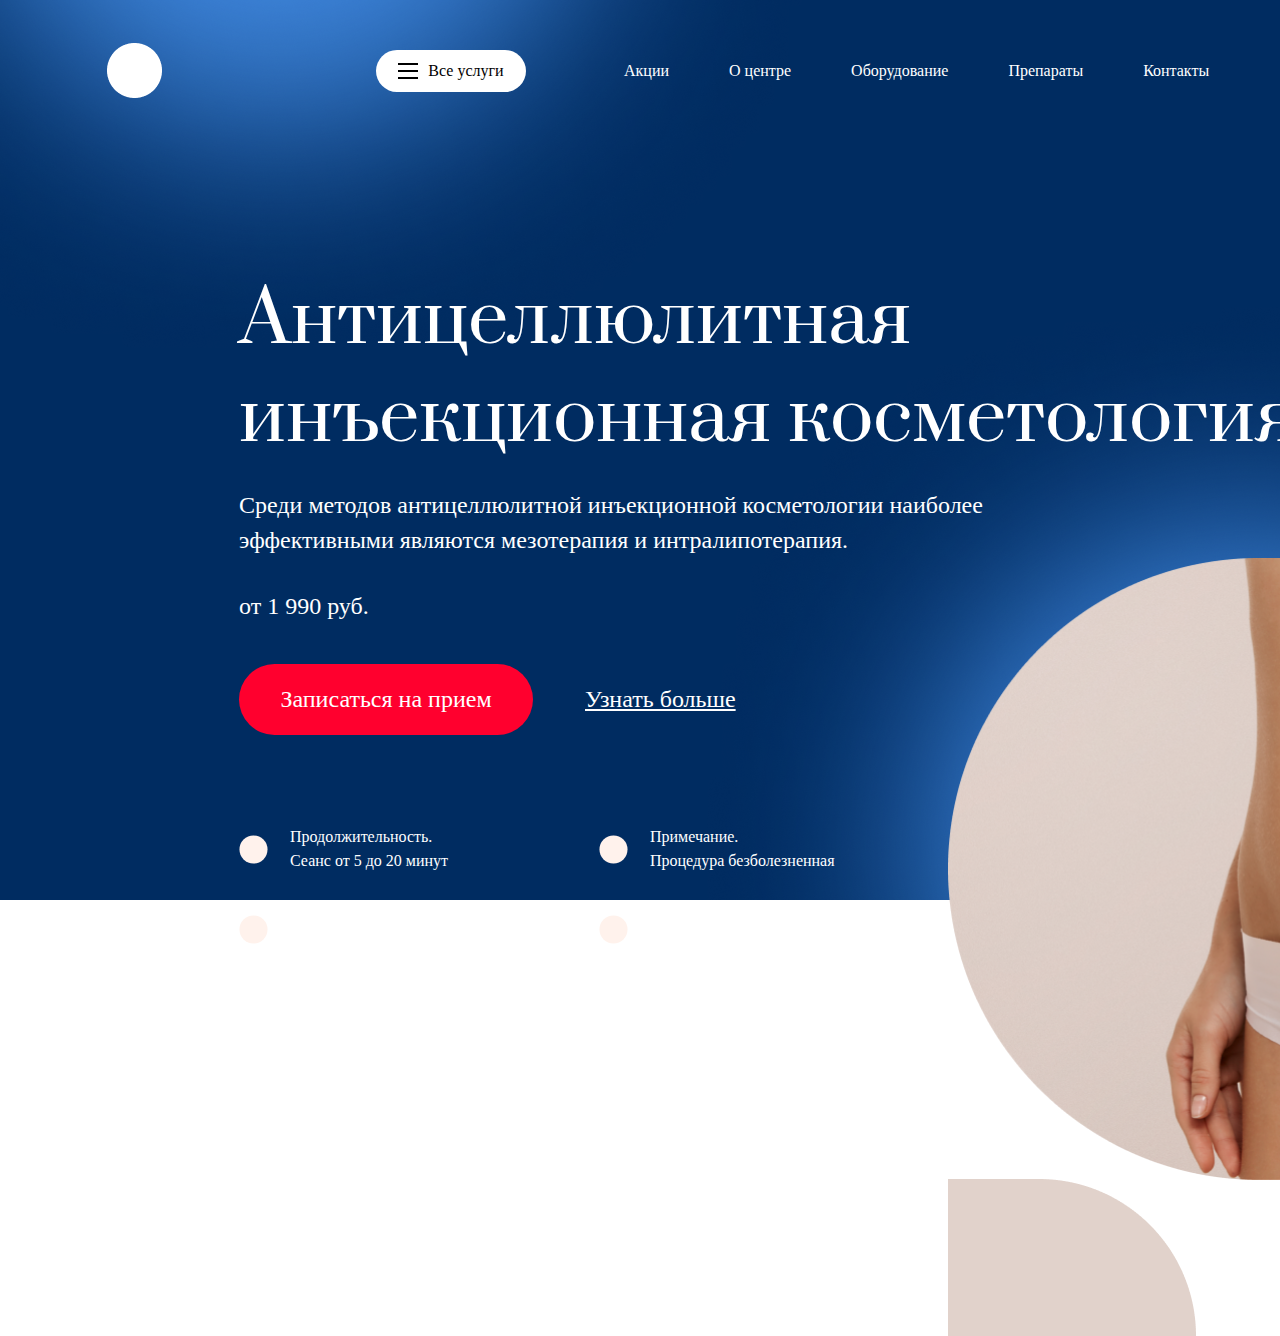
<file: cellulite/index.html>
<!DOCTYPE html>
<html> 
    <head>
        <meta charset="UTF-8">
        <meta name="viewport" content="width=device-width, initial-scale=1.0">
        <link href="https://fonts.googleapis.com/css?family=Prata:regular" rel="stylesheet" />
        <link rel="stylesheet" href="css/style.css">
        <!-- <script src="https://cdnjs.cloudflare.com/ajax/libs/jquery/2.1.3/jquery.min.js"></script>
        <script src="js/script.js"></script> -->
        <title>Cell</title>
    </head>
    <body>
        <div class="wrapper">
            <div class="container">
                <header class="header">
                    <div class="header_logo">
                        <img src="/cellulite/icon/Rectangle 1.png" alt="logo">
                    </div>
                    <div class="header_block">
                        <div class="navigation_block_header">
                            <div class="menu_navigation">
                                <button class="menu">
                                    <img src="/cellulite/icon/Vector.png" alt="">
                                    <p>Все услуги</p>
                                </button>
                            </div>
                            <div class="href_navigation">
                                <ul class="ul_href_navigation">
                                    <li><a href="#">Акции</href></li>
                                    <li><a href="#">О центре</href></li>
                                    <li><a href="#">Оборудование</href></li>
                                    <li><a href="#">Препараты</href></li>
                                    <li><a href="#">Контакты</href></li>
                                </ul>
                            </div>
                        </div>
                        <div class="header_contact_block">
                            <div class="contact_phone">
                                <p>+375 (29) 356-55-93</p>
                            </div>
                            <div class="contact_buttons">
                                <button class="phone">
                                    <a href="#">
                                        <img src="/cellulite/icon/ph.svg" alt="phone">
                                    </a>
                                </button>
                                <button class="geo">
                                    <a href="#">
                                        <img src="/cellulite/icon/geo.svg" alt="geo">
                                    </a>
                                </button>
                            </div>
                        </div>
                    </div>
                </header>
                <body>
                    <div class="body_img_block">
                        <div class="main_img">
                            <img src="/cellulite/icon/Mask group.png" alt="">
                        </div>
                        <div class="second_img">
                            <img src="/cellulite/icon/Rectangle 79.png" alt="">
                        </div>
                    </div>
                    <div class="body_main_text">
                        <div class="main_block_top">
                            <div class="main_text_block">
                                <h1>Антицеллюлитная инъекционная косметология</h1>
                                <h3>Среди методов антицеллюлитной инъекционной косметологии наиболее эффективными являются мезотерапия и интралипотерапия.</h3>
                                <h3>от 1 990 руб. </h3>
                            </div>
                            <div class="main_button_block">
                                <div class="main_button_conversion">
                                    <button><p>Записаться на прием</p></button>
                                </div>
                                <div class="main_button_href">
                                    <a href="#">Узнать больше</a>
                                </div>
                            </div>
                        </div>
                        <div class="main_block_bottom">
                            <div class="main_block_secondary_text">
                                <div class="secondary_text">
                                    <img src="/cellulite/icon/Ellipse 27.svg" alt="">
                                    <p>Продолжительность. <br> Сеанс от 5 до 20 минут</p>
                                </div>
                                <div class="secondary_text">
                                    <img src="/cellulite/icon/Ellipse 27.svg" alt="">
                                    <p>Примечание. <br> Процедура безболезненная</p>
                                </div>
                            </div>
                            <div class="main_block_secondary_text">
                                <div class="secondary_text">
                                    <img src="/cellulite/icon/Ellipse 27.svg" alt="">
                                    <p>Продолжительность. <br> Сеанс от 5 до 20 минут</p>
                                </div>
                                <div class="secondary_text">
                                    <img src="/cellulite/icon/Ellipse 27.svg" alt="">
                                    <p>Примечание. <br> Процедура безболезненная</p>
                                </div>
                            </div>
                        </div>
                    </div>
                </body>
            </div>
        </div>
    </body>
</html>
</file>
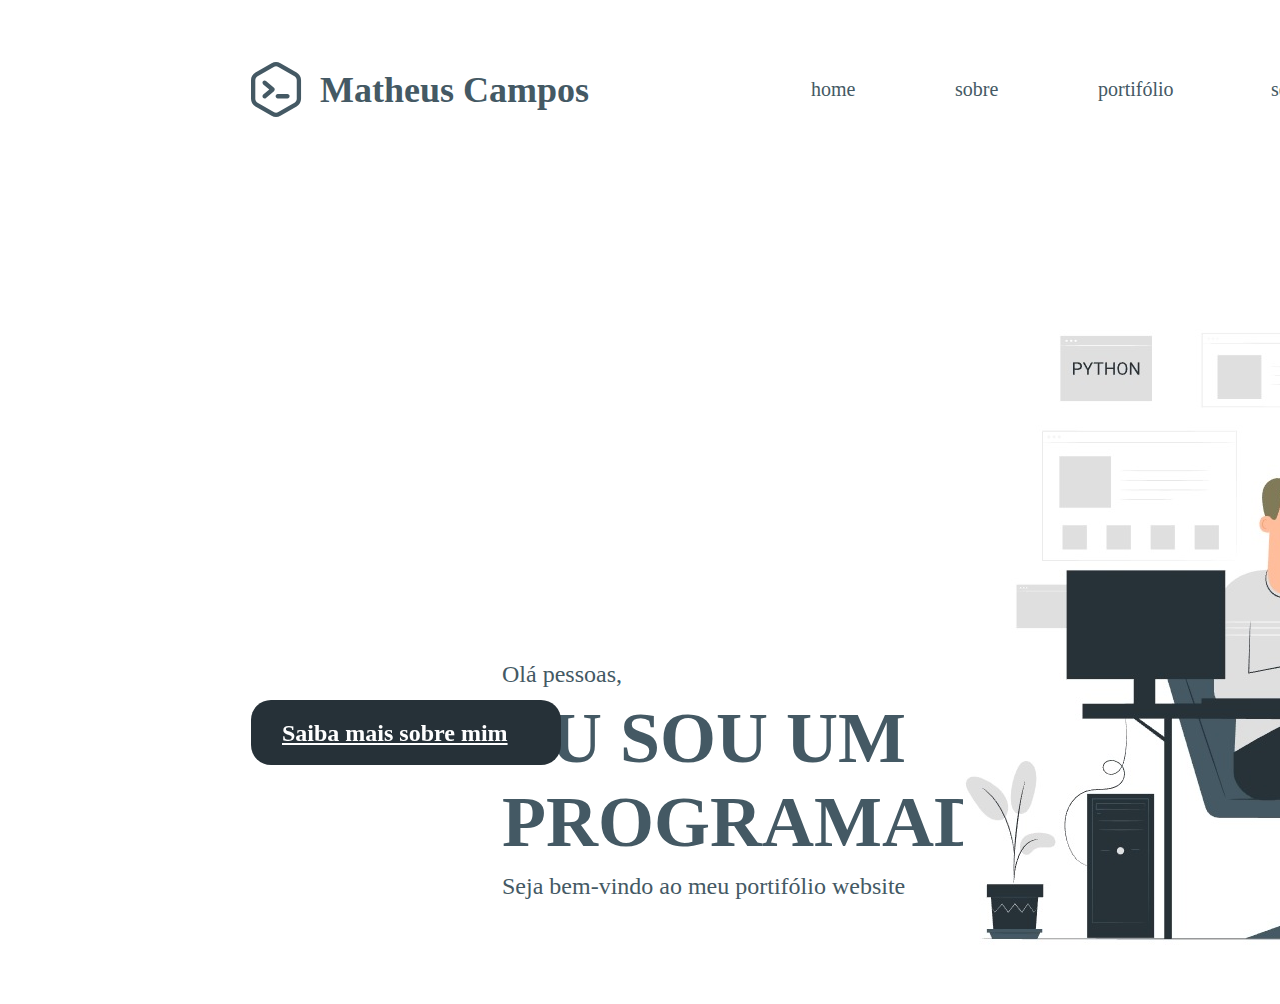
<file: debute/index.html>
<!doctype html>
<html lang="en">
<link rel="stylesheet" href="./style_index.css">
<head>
    <title>Web Portfolio</title>
</head>
<body>
    <header class="header">
        <div class="header_group_img">
            <img src="Group.svg">
        </div>
        <div class="header_Matheus_Campos">Matheus Campos</div>
        <div class="header_home">home</div>
        <div class="header_sobre">sobre</div>
        <div class="header_portifólio">portifólio</div>
        <div class="header_serviços">serviços</div>
        <div class="header_resumo">resumo</div>
        <div class="header_contato">contato</div>
</header>
<div class="main_text">
    <div class="main_text_text1">Olá pessoas,</div>
    <div class="main_text_text2">EU SOU UM <br> PROGRAMADOR</div>
    <div class="main_text_text3">Seja bem-vindo ao meu portifólio website</div>
</div>
<div class="main_img">
    <img src="base.jpg">
</div>
<div class="main_button">
    <a class="main_button_feedback" href="./index.html" target="_blank">Saiba mais sobre mim</button>
</div>
<div class="main_git">
    <img src="Git.svg">
</div>
<div class="main_linkedin">
    <img src="Linkedin.svg">
</div>
<div class="main_instagram">
    <img src="Instagram.svg">
</div>
</body>
</file>
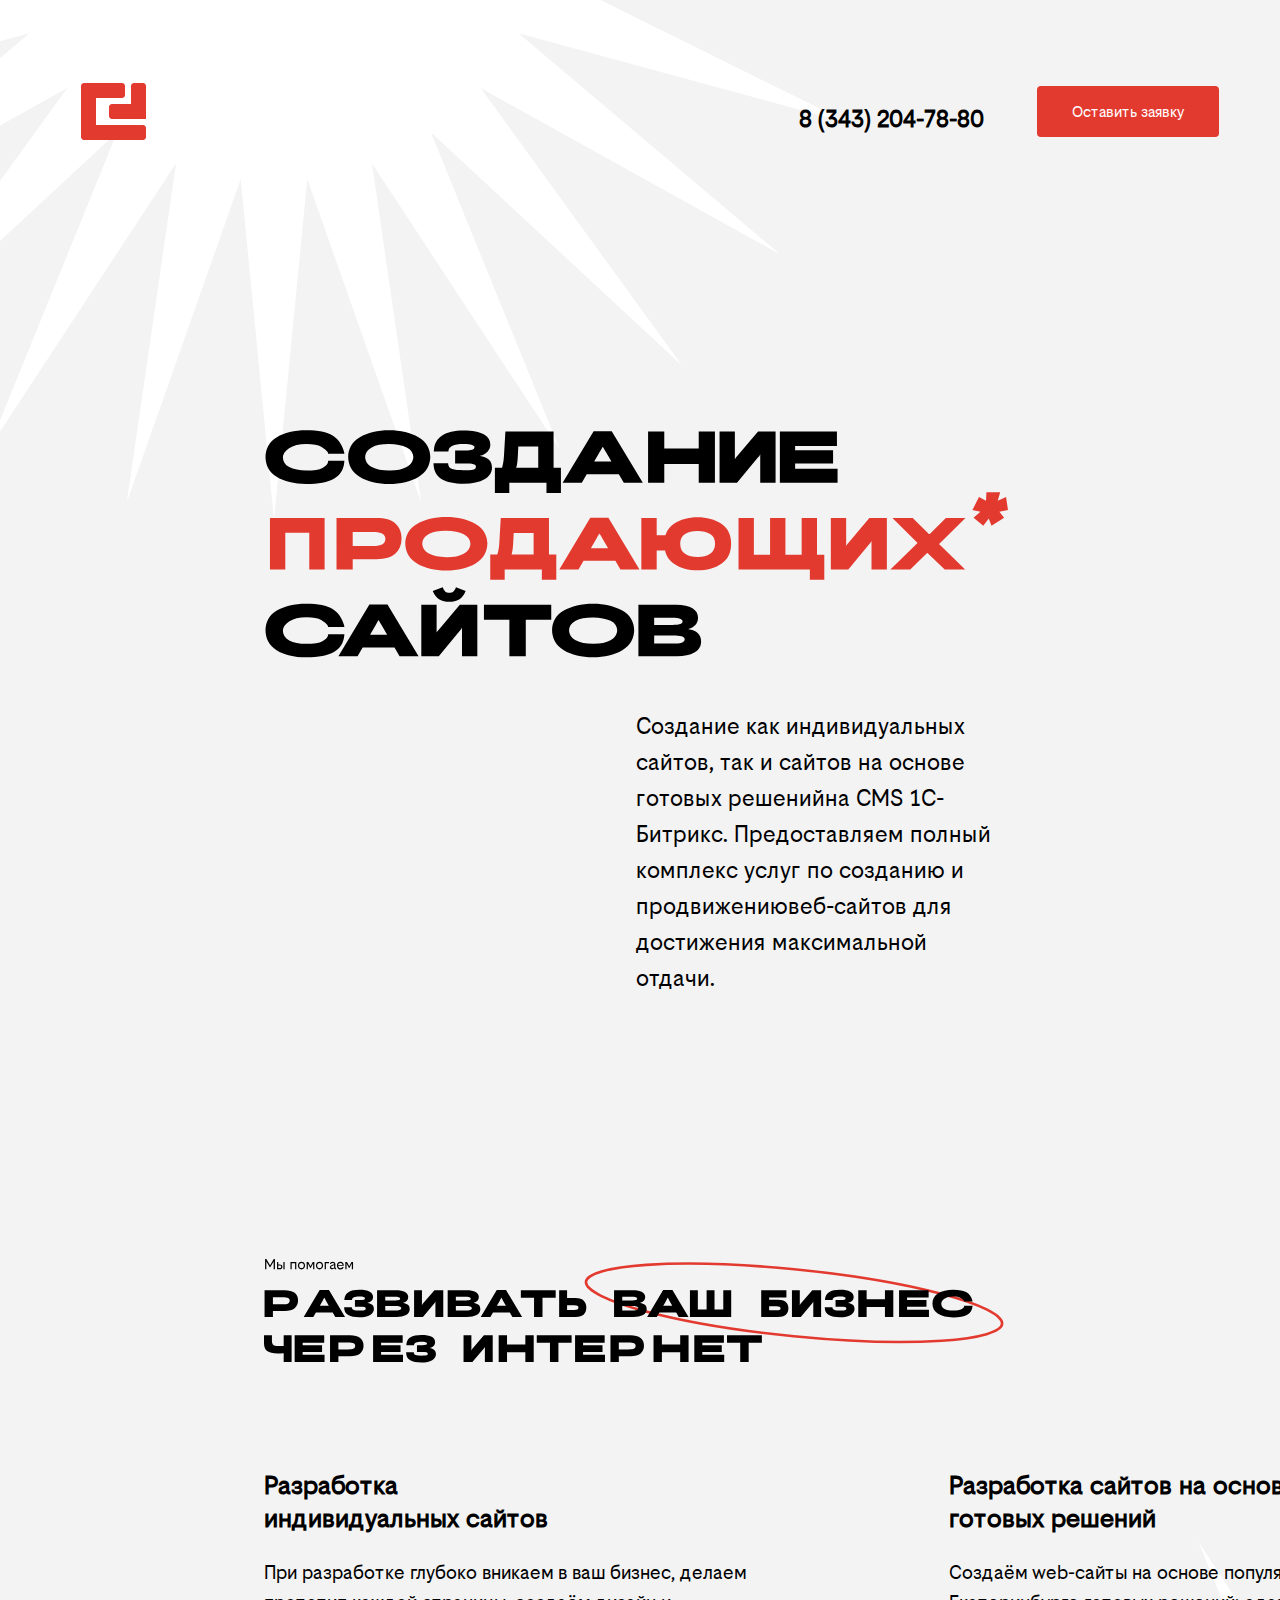
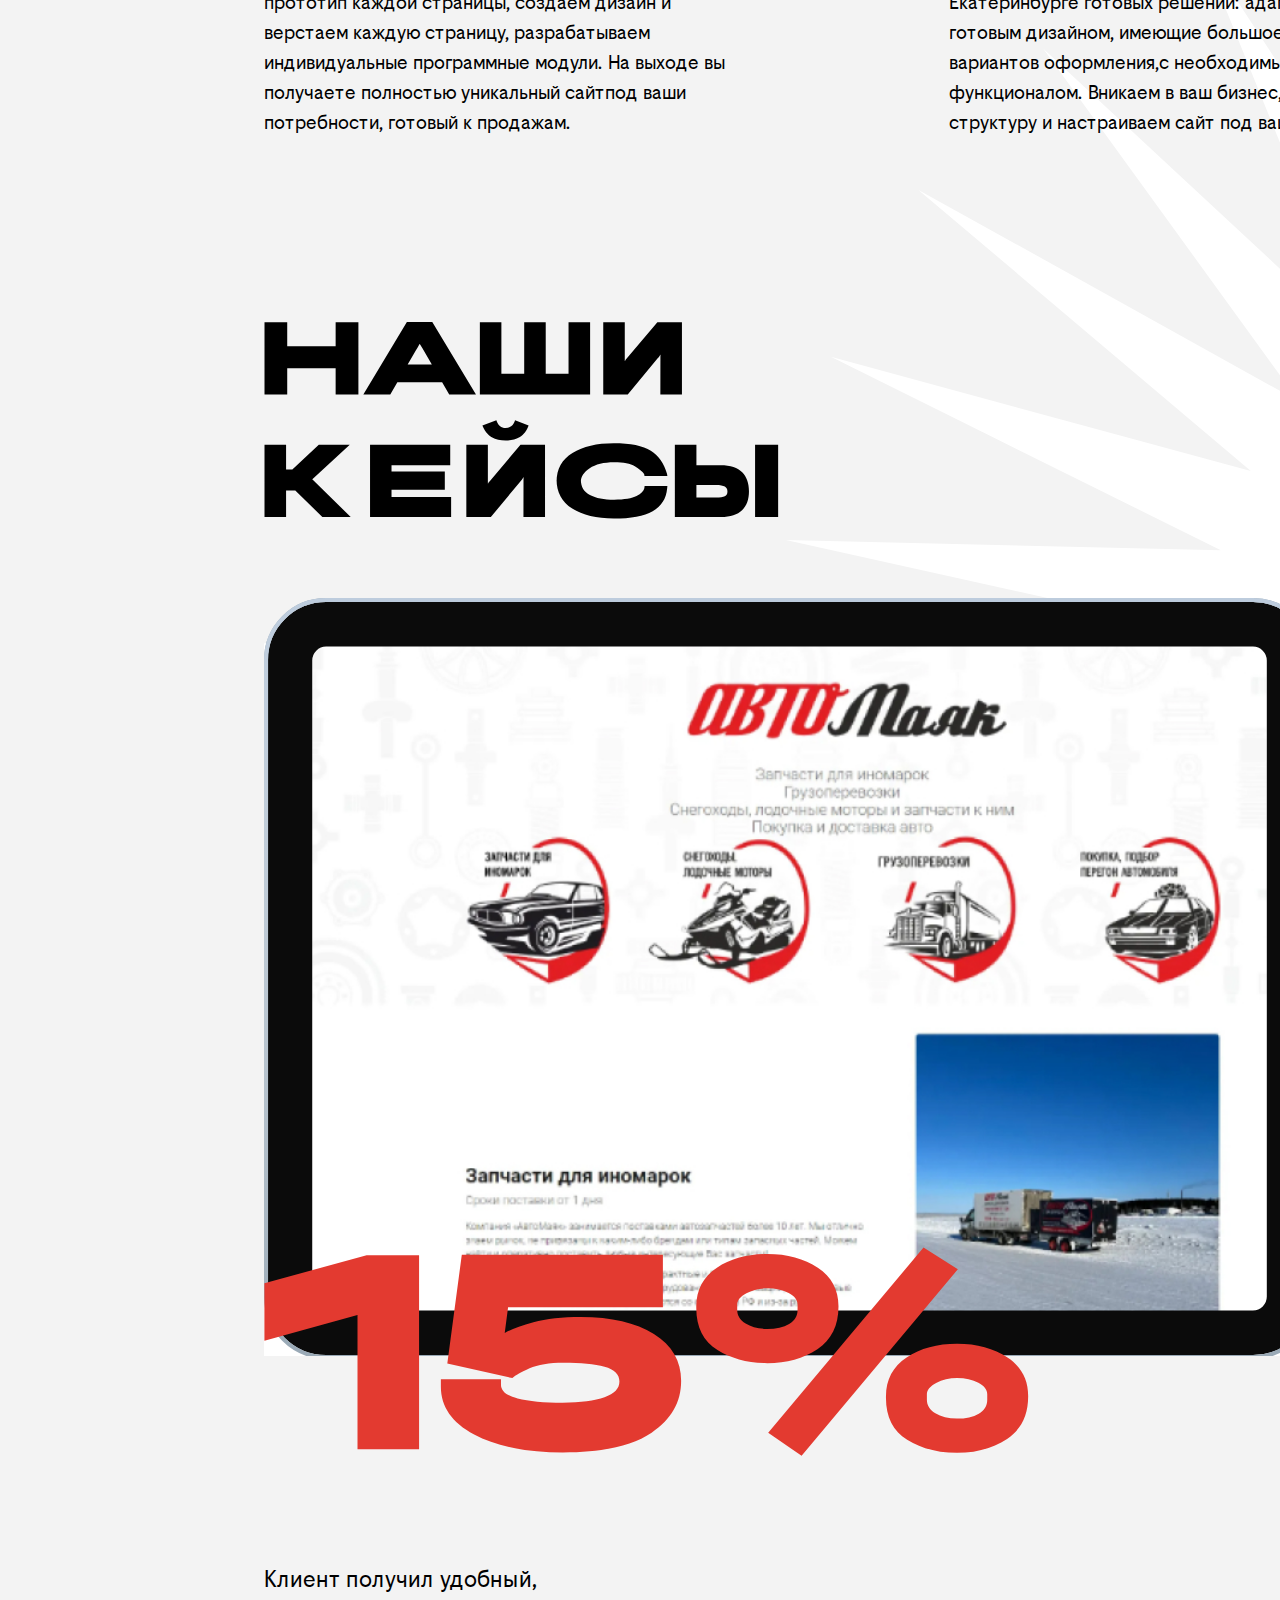
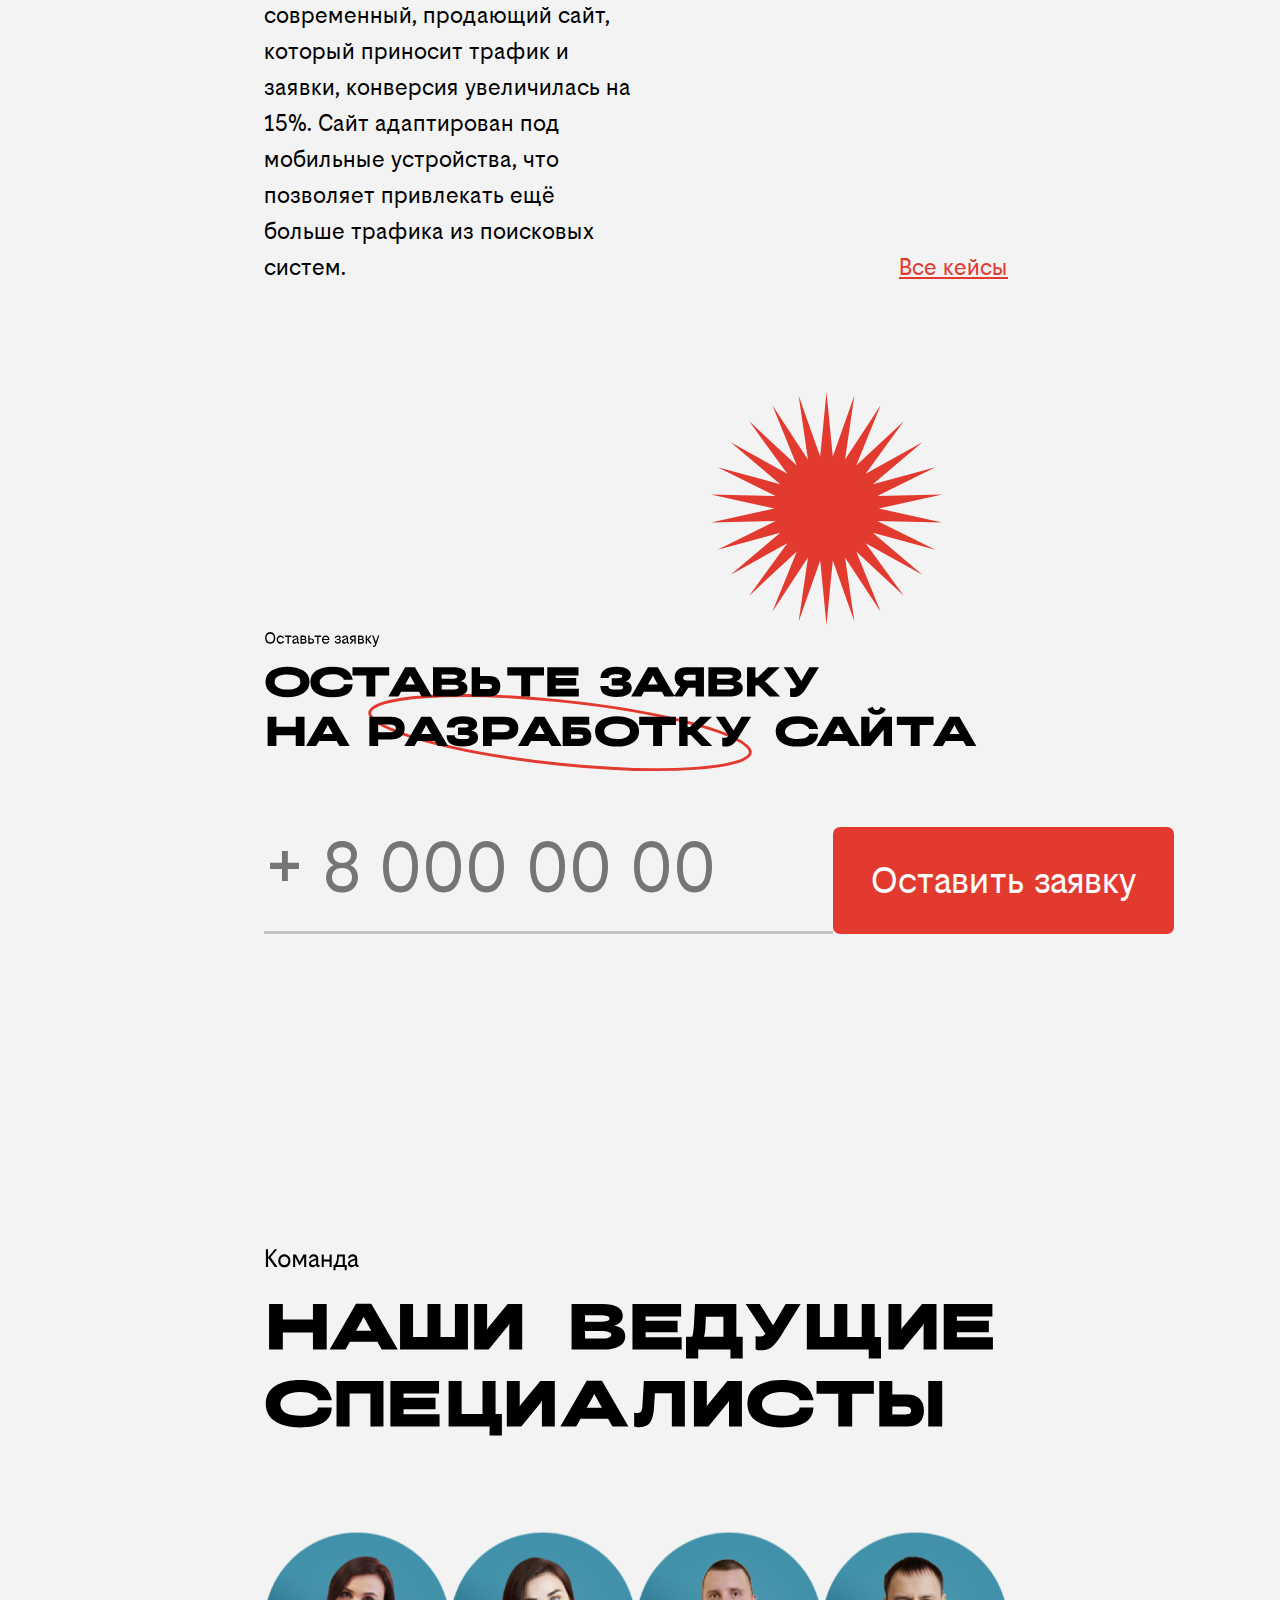
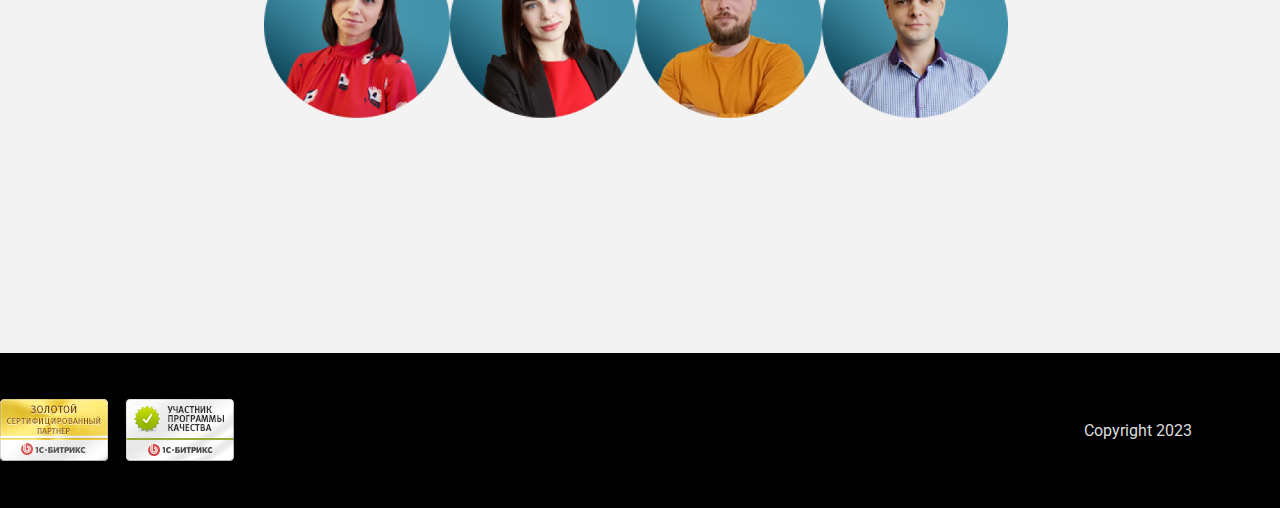
<file: artena/main/index.html>
<!DOCTYPE html>
<html> 
    <head>
        <meta charset="UTF-8">
        <meta name="viewport" content="width=device-width, initial-scale=1.0">
        <link href="https://fonts.googleapis.com/css?family=Roboto:100,100italic,300,300italic,regular,italic,500,500italic,700,700italic,900,900italic" rel="stylesheet" />
        <link rel="stylesheet" href="css/style.css">
        <script src="https://cdnjs.cloudflare.com/ajax/libs/jquery/2.1.3/jquery.min.js"></script>
        <script src="js/script.js"></script>
        <title>Артена</title>
    </head>
    <body>
        <div class="wrapper">
            <div class="container">
                <header class="header">
                    <div class="logo">
                        <img src="icon/Frame 4.png">
                    </div>
                    <div class="right_block_header">
                        <div class="phone_number">
                            <p>8 (343) 204-78-80</p>
                        </div>
                        <a href="#iw-modal" class="iw-modal-btn">
                            <div class="conversion_button_block">
                                <button class="header_button">
                                    <p>Оставить заявку</p>
                                </button>
                            </div>
                        </a>
                    </div>
                </header>
                <main>	
                    <div id="iw-modal" class="iw-modal">
                        <div class="iw-modal-wrapper">
                            <a href="#" class="popup__overlay"></a>
                            <div class="iw-CSS-modal-inner">
                                <div class="iw-modal-header">
                                    <h3 class="iw-modal-title">Оставьте заявку и мы свяжемся с вами в ближайшее время</h3>
                                    <a href="#close" title="Закрыть" class="iw-close">×</a>
                                </div>
                                <form action="conversion_popup" class="form_modal">
                                    <div class="iw-modal-text">    
                                        <input type="text" placeholder="Ваше имя">
                                    </div>
                                    <div class="iw-modal-phone">    
                                        <input type="tel"  placeholder="Телефон">
                                    </div>
                                    <button class="modal_send">
                                        <p>Отправить</p>
                                    </button>
                                </form>
                            </div>
                        </div>	
                    </div>	
                    <div class="main_utp_block">
                        <div class="main_utp_img">
                            <img src="icon/main_zag.svg" alt="Главная картинка">
                        </div>
                        <div class="main_utp_text">
                            <p>Создание как индивидуальных сайтов, так и сайтов на основе готовых решенийна CMS 1С-Битрикс. Предоставляем полный комплекс услуг по созданию и продвижениювеб-сайтов
                                для достижения максимальной отдачи.</p>
                        </div>
                    </div>
                    <div class="secondary_utp">
                        <div class="secondary_utp_img" alt="Преимущества">
                            <img src="icon/zag1.svg">
                        </div>
                        <div class="secondary_utp_block">
                            <div class="secondary_utp_text">
                                <h3>Разработка
                                    индивидуальных сайтов</h3>
                                <p>При разработке глубоко вникаем в ваш бизнес, делаем прототип каждой страницы, создаём дизайн и верстаем каждую страницу, разрабатываем индивидуальные программные модули. На выходе вы получаете полностью уникальный сайтпод ваши потребности, готовый к продажам.</p>
                            </div>
                            <div class="secondary_utp_text_2">
                                <h3>Разработка сайтов на основе
                                    готовых решений</h3>
                                <p>Создаём web-сайты на основе популярных в Екатеринбурге готовых решений: адаптивные сайты с готовым дизайном, имеющие большое количество вариантов оформления,с необходимым программным функционалом. Вникаем в ваш бизнес,прорабатываем структуру и настраиваем сайт под ваши потребности.</p>
                            </div>
                        </div>
                    </div>
                    <div class="case">
                        <div class="case_text_block_up">
                            <img src="icon/case.svg" alt="Наши кейсы">
                        </div>
                        <div class="case_img_block">
                            <div class="case_img_laptop">
                                <img src="icon/laptop.svg" alt="Планшет" class="main_img">
                                <div class="slideshow">
                                    <div class="slide">
                                        <img src="icon/slider/01.jpg" alt="" class="">
                                    </div>
                                    <div class="slide">
                                        <img src="icon/slider/02.jpg" alt="" class="">
                                    </div>
                                    <div class="slide">
                                        <img src="icon/slider/03.jpg" alt="" class="">
                                    </div>
                                    <div class="slide">
                                        <img src="icon/slider/04.jpg" alt="" class="">
                                    </div>
                                    <div class="slide">
                                        <img src="icon/slider/05.jpg" alt="" class="">
                                    </div>
                                    <div class="slide">
                                        <img src="icon/slider/06.jpg" alt="" class="">
                                    </div>
                                </div>
                            </div>
                            <div class="case_img_discount">
                                <img src="icon/15.svg" alt="Скидка">
                            </div>
                        </div>
                        <div class="case_text_block_down">
                            <p>Клиент получил удобный, современный, продающий сайт,
                            который приносит трафик и заявки, конверсия увеличилась на 15%. Сайт адаптирован под мобильные устройства, что позволяет
                            привлекать ещё больше трафика из поисковых систем.</p>
                            <a href="#">Все кейсы</a>
                        </div>
                    </div>
                    <div class="conversion_block">
                        <div class="conversion_block_star">
                            <img src="icon/star3.svg" alt="Звезда">
                        </div>
                        <div class="conversion_block_img">
                            <img src="icon/zag2.svg" alt="Оставьте заявку на разработку сайта">
                        </div>
                        <div class="conversion_block_form">
                            <form class="conversion_form" action="conversion_form">
                                <input type="tel" placeholder="+ 8 000 00 00">
                                <button>
                                    <p>Оставить заявку</p>
                                </button>
                            </form>
                        </div>
                    </div>
                    <div class="command" alt="Команда">
                        <div class="command_text">
                            <img src="icon/zag3.svg" alt="Наши ведущие специалисты">
                        </div>
                        <div class="command_photo_block">
                            <div class="photo">
                                <img src="icon/fb0c5c7f3d4a82272477655cbbc5a8ac 1.png" alt="Фотография сотрудника">
                            </div>
                            <div class="photo">
                                <img src="icon/54dd3c53545166e93fa986ff688862b1 1.png" alt="Фотография сотрудника">
                            </div>
                            <div class="photo">
                                <img src="icon/39145fdb6053d09b24d3a11fef716046 3.png" alt="Фотография сотрудника">
                            </div>
                            <div class="photo">
                                <img src="icon/95132d4f396e048cfcf248bca2ae927a 2.png" alt="Фотография сотрудника">
                            </div>
                        </div>
                    </div>
                </main>
                <footer>
                    <div class="footer">
                        <div class="lable">
                            <img src="icon/gold_sm 1.png" alt="Участник программы качества">
                            <img src="icon/qc_sm 1.png" alt="Золотой сертифицированный">
                        </div>
                        <div class="footer_text_copyright">
                            <p>Сopyright 2023</p>
                        </div>
                        <div class="logo_footer">
                            <img src="icon/Frame 4.png">
                        </div>
                    </div>
                </footer>
            </div>
        </div>
    </body>
</html>
</file>
<file: cellulite/css/style.css>
/* Обнуление */
*,
*::before,
*::after {
    padding: 0;
    margin: 0;
    border: 0;
    box-sizing: border-box;
    transition: .5s ease-in-out;
    /* добавим плавность переходов для всех элементов страницы*/
}
a {
    text-decoration: none;
    outline: none;
    color: #FFFFFF;
}
ul,
ol,
li {
    list-style: none;
}
img {
    vertical-align: top;
    display: block;
    width: 100%;
}
h1,
h2,
h3,
h4,
h5,
h6 {
    font-weight: inherit;
    font-size: inherit;
    color: #FFFFFF;
}
html,
body {
    height: 100%;
    line-height: 1;
    font-size: 16px;
    color: #000;
    font-family: 
}
 /* добавим очистку потока для всех контейнеров, внутри которых задано обтекание дочерних элементов */
 header:after, .container:after, footer:after, .widget-posts-list li:after, #subscribe:after {
    content: "";
    display: table;
    clear: both;
 }
/*------------------------главный контейнер---------------*/
.wrapper {
   min-height: 100%;
   background-color: #002C61;

   background-image: url(/cellulite/css/background_image/Ellipse\ 37.png), url(/cellulite/css/background_image/Ellipse\ 36.png);
   background-position: top left, 700px 300px;
   background-repeat: no-repeat;
}
.container {
   width: 1920px;
   height: 100%;
}
/*------------------------header---------------*/
header {
   display: flex;
   flex-direction: row;
   justify-content: space-around;
   align-items: center;
   height: 96px;
   width: 100%;
   padding-top: 45px;
}
.header_logo {

}
.header_block {
   display: flex;
   flex-direction: row;
   align-items: flex-start;
   padding: 0px;
   gap: 232px;

   width: 1223px;
   height: 46px;
}
.navigation_block_header {
   display: flex;
   flex-direction: row;
   align-items: center;
   padding: 0px;
   gap: 49px;

   width: 689px;
   height: 46px;

   flex: none;
   order: 0;
   flex-grow: 0;
}
.contact_block_header {
   display: flex;
   flex-direction: row;
   align-items: center;
   padding: 0px;
   gap: 30px;

   width: 302px;
   height: 45px;

   flex: none;
   order: 1;
   flex-grow: 0;
}
.menu {
   display: flex;
   flex-direction: row;
   align-items: center;
   justify-content: center;
   padding: 9px 20px;
   gap: 10px;

   width: 150px;
   height: 42px;

   background: #FFFFFF;
   border-radius: 31px;

   flex: none;
   order: 0;
   flex-grow: 0;
}
.menu img {
   width: 20px;
   height: 16px;

   flex: none;
   order: 0;
   flex-grow: 0;
}
.menu p {
   width: 76px;
   height: 24px;

   font-family: 'Circe';
   font-style: normal;
   font-weight: 400;
   font-size: 16px;
   line-height: 24px;

   flex: none;
   order: 1;
   flex-grow: 0;
}
.href_navigation {
   display: flex;
   flex-direction: row;
   align-items: center;
   padding: 0px;

   height: 24px;

   flex: none;
   order: 1;
   flex-grow: 0;
}
.ul_href_navigation {
   display: inline-flex;
   justify-content: space-around;
   align-items: center;
   flex-wrap: nowrap;

   gap: 30px;
}
.header_contact_block {
   display: flex;
   flex-direction: row;
   align-items: center;
   padding: 0px;
   gap: 30px;

   width: 302px;
   height: 45px;

   flex: none;
   order: 1;
   flex-grow: 0;
}
.contact_phone {
   width: 162px;
   height: 27px;

   font-family: 'Circe';
   font-style: normal;
   font-weight: 350;
   font-size: 18px;
   line-height: 27px;

   flex: none;
   order: 0;
   flex-grow: 0;
}
.contact_buttons {
   display: flex;
   flex-direction: row;
   align-items: flex-start;
   padding: 0px;
   gap: 20px;

   width: 110px;
   height: 45px;

   flex: none;
   order: 1;
   flex-grow: 0;
}
.phone {
   width: 45px;
   height: 45px;
   background-color: #002C61;

   flex: none;
   order: 0;
   flex-grow: 0;
}
.geo {
   width: 45px;
   height: 45px;
   background-color: #002C61;

   flex: none;
   order: 1;
   flex-grow: 0;
}
/*------------------------body---------------*/
.body_img_block {
   position: absolute;
   width: 1165px;
   height: 737px;
   left: 948px;
   top: 558px;
}
.main_img {
   width: 972px;
   height: 620.9px;
   left: 950px;
   top: 558px;
}
.second_img {
   width: 248px;
   height: 157px;
   left: 757px;
   top: 1138px;
}
.body_main_text {
   display: flex;
   flex-direction: column;
   align-items: flex-start;
   padding: 0px;
   gap: 90px;

   position: absolute;
   width: 1078px;
   height: 681px;
   left: 239px;
   top: 272px;
}
.main_block_top {
   display: flex;
   flex-direction: column;
   align-items: flex-start;
   padding: 0px;
   gap: 40px;

   width: 1078px;
   height: 463px;

   flex: none;
   order: 0;
   flex-grow: 0;
}
.main_text_block {
   display: flex;
   flex-direction: column;
   align-items: flex-start;
   padding: 0px;
   gap: 31px;

   width: 1078px;
   height: 352px;

   flex: none;
   order: 0;
   flex-grow: 0;
}
.main_text_block h1{
   width: 1078px;
   height: 185px;

   font-family: 'Prata';
   font-style: normal;
   font-weight: 400;
   font-size: 72px;
   line-height: 98px;

   color: #FFFFFF;

   flex: none;
   order: 0;
   flex-grow: 0;
}
.main_text_block h3 {
   width: 894px;
   height: 70px;

   font-family: 'Circe';
   font-style: normal;
   font-weight: 350;
   font-size: 24px;
   line-height: 35px;

   color: #FFFFFF;

   flex: none;
   order: 1;
   flex-grow: 0;
}
.main_button_block {
   display: flex;
   flex-direction: row;
   align-items: center;
   padding: 0px;
   gap: 52px;

   width: 506px;
   height: 71px;

   flex: none;
   order: 1;
   flex-grow: 0;
}
.main_button_conversion button {
   display: flex;
   flex-direction: row;
   align-items: flex-start;
   padding: 18px 34px;
   gap: 10px;

   width: 294px;
   height: 71px;

   background: #FF002E;
   border-radius: 51px;

   flex: none;
   order: 0;
   flex-grow: 0;
}
.main_button_conversion button p {
   width: 226px;
   height: 35px;

   font-family: 'Circe';
   font-style: normal;
   font-weight: 400;
   font-size: 24px;
   line-height: 35px;

   color: #FFFFFF;
}
.main_button_block a {
   width: 160px;
   height: 35px;

   font-family: 'Circe';
   font-style: normal;
   font-weight: 400;
   font-size: 24px;
   line-height: 35px;

   flex: none;
   order: 1;
   flex-grow: 0;
   text-decoration: underline;
}
.main_block_bottom {
   display: flex;
   flex-direction: column;
   align-items: flex-start;
   padding: 0px;
   gap: 32px;

   width: 657px;
   height: 128px;
   
   flex: none;
   order: 1;
   flex-grow: 0;
}
.main_block_secondary_text {
   display: flex;
   flex-direction: row;
   align-items: flex-start;
   padding: 0px;
   gap: 33px;

   width: 657px;
   height: 48px;

   flex: none;
   order: 0;
   flex-grow: 0;
}
.secondary_text {
   display: flex;
   flex-direction: row;
   align-items: center;
   padding: 0px;
   gap: 22px;

   width: 327px;
   height: 48px;

   flex: none;
   order: 0;
   flex-grow: 0;
}
.secondary_text img {
   width: 29px;
   height: 29px;
}
.secondary_text p {
   width: 276px;
   height: 48px;

   font-family: 'Circe';
   font-style: normal;
   font-weight: 350;
   font-size: 16px;
   line-height: 24px;

   color: #FFFFFF;
   }
</file>
<file: artena/main/css/style.css>
/* Обнуление */
*,
*::before,
*::after {
    padding: 0;
    margin: 0;
    border: 0;
    box-sizing: border-box;
}
a {
    text-decoration: none;
}
ul,
ol,
li {
    list-style: none;
}
img {
    vertical-align: top;
    height: auto;
    width: 100%;
}
h1,
h2,
h3,
h4,
h5,
h6 {
    font-weight: inherit;
    font-size: inherit;
}
html,
body {
    height: 100%;
    line-height: 1;
    font-size: 16px;
    color: #000;
    font-family: Beeline Sans;
    background-color: #F3F3F3;
}
@font-face {
    font-family: 'Beeline Sans';
    src: url(.fonts/BEELINESANS-BLACK.TTF);
    src: url(.fonts/BEELINESANS-BOLD.TTF);
    src: url(./fonts/BEELINESANS-MEDIUM.TTF);
    src: url(./fonts/BEELINESANS-REGULAR.TTF);
}
/*------------------------главный контейнер---------------*/
.wrapper {
    min-width: 100%;

    background-image: url(./background_image/star1.svg);
    background-repeat: no-repeat;
    background-position: right 100% bottom 100%;
}
.container {
    margin: 0 auto;
    width: 100%;
    max-width: 1920px;
    padding: 63px 61px;
}
 /* ------------ header ----------------- */
.header {
    display: flex;
    flex-direction: row;
    justify-content: space-between;
    align-items: center;
    padding: 0px;
    margin: auto;
}
.logo {
    display: flex;
    flex-direction: column;
    justify-content: start;
    align-items: flex-start;
    padding: 10px;
    gap: 10px;
}
.right_block_header {
    display: flex;
    flex-direction: row;
    justify-content: end;
    align-items: flex-end;
    padding: 0px;
    gap: 53px;
}
.phone_number {
    font-family: 'Beeline Sans';
    font-style: normal;
    font-weight: 700;
    font-size: 24px;
    line-height: 150%;
    
    flex: none;
    order: 0;
    flex-grow: 0;
}
.conversion_button_block {
    display: flex;
    flex-direction: row;
    align-items: flex-start;
    padding: 17px 35px;
    gap: 10px;

    background: #E33A30;
    border-radius: 4px;
}
.conversion_button_block:hover{
    background: #FFA29C;
}
.conversion_button_block:active{
    background: #CC3930;;
}
.header_button {
    font-family: 'Beeline Sans';
    font-style: normal;
    font-weight: 500;
    font-size: 16px;
    line-height: 17px;

    background: inherit;
    color: #FFFFFF;

    flex: none;
    order: 0;
    flex-grow: 0;
}
/*---------------- 1 блок main  ------------------*/
main {
    display: flex;
    flex-direction: column;
    align-content: center;
    justify-content: center;
    padding-left: 203px;
    padding-right: 211px;
}
.main_utp_block {
    display: grid;
    flex-direction: column;
    align-self: flex-start;
    margin-top: 255px;
}
.main_utp_text {
    display: grid;
    grid-template-columns: repeat(2,1fr);
    margin-top: 33px;
    
    flex: none;
    order: 1;
    flex-grow: 0;
}
.main_utp_text p {
    display: grid;
    grid-column: 2;
    
    font-family: 'Beeline Sans';
    font-style: normal;
    font-weight: 400;
    font-size: 24px;
    line-height: 150%;

    color: #000000;
}
/*---------------- 2 блок main secondary ------------------*/
.secondary_utp {
    display: flex;
    flex-direction: column;
    justify-content: flex-start;
    padding: 0px;
    gap: 89px;
    margin-top: 230px;
}
.secondary_utp_block {
    display: flex;
    flex-direction: row;
    align-items: flex-start;
    padding: 0px;
    gap: 201px;

    width: 1169px;
    height: 264px;

    flex: none;
    order: 1;
    flex-grow: 0;
}
.secondary_utp_text {
    display: flex;
    flex-direction: column;
    align-items: flex-start;
    padding: 0px;
    gap: 25px;

    width: 484px;
    height: 264px;

    flex: none;
    order: 0;
    flex-grow: 0;
}
.secondary_utp_text h3 {
    width: 300px;
    height: 64px;

    font-family: 'Beeline Sans';
    font-style: normal;
    font-weight: 700;
    font-size: 27px;
    line-height: 120%;

    color: #000000;

    flex: none;
    order: 0;
    flex-grow: 0;
}
.secondary_utp_text p {
    width: 484px;
    height: 175px;

    font-family: 'Beeline Sans';
    font-style: normal;
    font-weight: 400;
    font-size: 20px;
    line-height: 150%;

    color: #000000;
    font-stretch: 151;
    font-variation-settings: 'GRAD' 116, 'slnt' 0, 'XTRA' 603, 'XOPQ' 108, 'YOPQ' 118, 'YTLC' 486, 'YTUC' 712, 'YTAS' 750, 'YTDE' -203, 'YTFI' 738;

    flex: none;
    order: 1;
    flex-grow: 0;
}
.secondary_utp_text_2 {
    display: flex;
    flex-direction: column;
    align-items: flex-start;
    padding: 0px;
    gap: 25px;

    width: 484px;
    height: 264px;

    flex: none;
    order: 1;
    flex-grow: 0;
}
.secondary_utp_text_2 h3 {
    width: 357px;
    height: 64px;

    font-family: 'Beeline Sans';
    font-style: normal;
    font-weight: 700;
    font-size: 27px;
    line-height: 120%;

    color: #000000;

    flex: none;
    order: 0;
    flex-grow: 0;
}
.secondary_utp_text_2 p {
    width: 484px;
    height: 175px;

    font-family: 'Beeline Sans';
    font-style: normal;
    font-weight: 400;
    font-size: 20px;
    line-height: 150%;

    color: #000000;
    font-stretch: 151;
    font-variation-settings: 'GRAD' 116, 'slnt' 0, 'XTRA' 603, 'XOPQ' 108, 'YOPQ' 118, 'YTLC' 486, 'YTUC' 712, 'YTAS' 750, 'YTDE' -203, 'YTFI' 738;

    flex: none;
    order: 1;
    flex-grow: 0;
}
/*---------------- 3 блок main case ------------------*/
.case {
    display: flex;
    flex-direction: column;
    margin-top: 188px;

    position: relative;
}
.case::before {
    content: '';
    position: absolute;
    top: -30%;
    left: 70%;
    width: 100%;
    height: 100%;

    background-image: url(./background_image/star2.svg);
    background-repeat: no-repeat;
    background-size: cover;
    z-index: -100;
}
@media only screen
and (width: 390px) 
and (device-height: 844px)
and (-webkit-device-pixel-ratio: 3) {
    .case::before {
       display: none;
    }
}
.case_text_block_up img {
    width: 514.61px;
}
.case_img_block {
    display: grid;
    position: relative;
    margin-top: 78.48px;
}
.case_img_laptop {
    width: 1051px;
    height: 758.03px;
    align-self: center;
    justify-self: right;
    position: relative;
    overflow: hidden;
}
/* --------------------------- slider ---------------------  */
.slideshow {
    position: absolute;
    left: 0;
    width: 962.9px;
    height: 690.96px;
    transform: translate(-49.2%, -48.3%);
    
    top: 50%;
    left: 50%;
    z-index: -1;
  }
.slide {
    left: 0;
    width: 962.9px;
    height: 670.96px;
}
@media only screen
and (width: 390px) 
and (device-height: 844px)
and (-webkit-device-pixel-ratio: 3) {
    .slide {
        max-width: 317.91px;
        max-height: 221.53px;
    }
    .slideshow {
        display: flex;
        flex-wrap: wrap;
        flex-direction: column;

        max-width: 317.91px;
        max-height: 241.53px;
        transform: translate(4.8%, -45.6%);
    }

}
/* ----------------------------------------------- */
.case_img_discount {
    width: 764.75px;
    height: 209.27px;
    position: absolute;
    align-self: flex-end;
    justify-self: flex-start;
    padding-top: 100px;
    z-index: 1;
}
.case_text_block_down {
    display: grid;
    grid-template-columns: repeat(2,1fr);
    margin-top: 205px;

    flex: none;
    order: 1;
    flex-grow: 0;
}
.case_text_block_down p {
    font-family: 'Beeline Sans';
    font-style: normal;
    font-weight: 400;
    font-size: 24px;
    line-height: 150%;

    color: #000000;

    flex: none;
    order: 0;
    flex-grow: 0;
}
.case_text_block_down a {
    align-self: flex-end;
    justify-self: flex-end;
    font-family: 'Beeline Sans';
    font-style: normal;
    font-weight: 400;
    font-size: 24px;
    line-height: 150%;

    color: #E33A30; 
    text-decoration-line: underline;
}
/*---------------- 4 блок main conversion_block------------------*/
.conversion_block {
    margin-top: 107px;
}
.conversion_block_star {
    margin-left: 60%;

    width: 233px;
    height: 233px;
}
.conversion_form {
    display: flex;
    justify-content: space-between;
}
.conversion_block_form input {
    display: inline-flex;
    flex-direction: column;
    align-items: flex-start;
    padding: 0px;
    gap: 17px;
    outline:none;

    width: 569px;
    height: 128px;

    background: transparent;
    border: 0;
    border-bottom: solid #C4C4C4;

    font-family: 'Beeline Sans';
    font-style: normal;
    font-weight: 400;
    font-size: 72px;
    line-height: 150%;

    color: #000000;

    flex: none;
    order: 0;
    flex-grow: 0;
}
.conversion_block_form button {
    display: inline-flex;
    flex-direction: row;
    justify-content: center;
    align-items: center;
    padding: 17px 35px;
    gap: 10px;
    align-self: flex-end;
    justify-self: flex-end;

    width: 408px;
    height: 107px;

    background: #E33A30;
    border-radius: 7px;
}
.conversion_block_form button:hover{
    background: #FFA29C;
}.conversion_block_form button:active{
    background: #CC3930;;
}
.conversion_block_form button p {
    width: 271px;
    height: 41px;

    font-family: 'Beeline Sans';
    font-style: normal;
    font-weight: 500;
    font-size: 38px;
    line-height: 41px;

    color: #FFFFFF;

    flex: none;
    order: 0;
    flex-grow: 0;
}
/*---------------- 5 блок main command ------------------*/
.command {
    display: flex;
    flex-direction: column;
    padding: 0px;
    gap: 89px;
    margin-top: 294px;
    margin-bottom: 235px;
}
.command_text {
    display: flex;
    flex-direction: column;
    align-items: flex-start;
    padding: 0px;
    gap: 10px;
}
.command_text p {
    width: 88px;
    height: 36px;

    font-family: 'Beeline Sans';
    font-style: normal;
    font-weight: 400;
    font-size: 24px;
    line-height: 150%;

    color: #000000;

    flex: none;
    order: 0;
    flex-grow: 0;
}
.command_text img{
    margin-top: 10px;
    flex: none;
    order: 1;
    flex-grow: 0;
}
.command_photo_block {
    display: flex;
    flex-direction: row;
    justify-content: space-between;
    align-items: flex-start;
}
/*---------------- footer ------------------*/
footer {
    background-color: #000000;
    color: white;
    display: block;
    height: 155px;
    left: 0;
    position: absolute;
    width: 100%;
}
.footer {
    display: flex;
    flex-direction: row;
    align-content: center;
    justify-content: space-between;

    margin: 0 auto;
    width: 1366px;
    height: 155px;
}
.lable {
    display: inline-flex;
    align-self: center;
    justify-self: flex-start;

    width: 236px;
    height: 63px;
}
.lable :not(:first-child) {
    padding-left: 17px;
}
.footer_text_copyright {
    align-self: center;
    justify-self: center;
    margin-left: auto;
    margin-right: 88px;

    width: 109px;
    height: 19px;
}
.footer_text_copyright p {
    font-family: 'Roboto';
    font-style: normal;
    font-weight: 400;
    font-size: 16px;
    line-height: 19px;

    color: #DDDDDD;
}
.logo_footer {
    align-self: center;
    justify-self: right;
}
/*---------------- modal ------------------*/
/*CSS-свойства для заднего фона*/
.iw-modal {
    opacity: 0; /*изначально этот блок должен быть прозрачным*/ 
    background: rgba(60, 60, 60, 0.8); /*задаём цвет фона*/
    pointer-events: none; /*делаем чтобы по элементу нельзя было кликнуть когда он прозрачный*/
    position: fixed; 
    top: 0;
    right: 0;
    bottom: 0;
    left: 0;
    z-index: 9999;
    transition: all 0.5s ease-in-out;
    margin: 0;
    padding: 0;
    }
    .iw-modal:target {
    opacity: 1; /*при клике блок становится видимым*/
    pointer-events: auto; /*теперь по блоку можно кликать мышкой*/
    overflow-y: auto; /*прокрутка по вертикли страницы*/
}
.iw-modal-wrapper {
    margin:auto; /*выравниваем модальное окно по центру по горизонтали*/
    margin-top:25vh; /*отступ сверху можно задавать в px, % или vh*/
}
/*CSS-свойства для блока, содержащего контент модального окна */ 
.iw-CSS-modal-inner {
    position: relative;
    background: #fff; /*цвет фона*/
    border: 1px solid #ccc; /*цвет и толщина рамки*/
    border-radius: 0px; /*радиус скругления углов*/

    width: 600px;
    height: 580px;
}
/*CSS-свойства заголовка модального окна */
.iw-modal-header {
    padding: 27px;/*внутренний отступ*/
    background:#FFFFFF;;/*цвет фона*/
    position:relative;
}
.iw-modal-title {
    width: 403px;
    height: 123px;

    font-family: 'Beeline Sans';
    font-style: normal;
    font-weight: 700;
    font-size: 34px;
    line-height: 120%;

    text-transform: uppercase;
    color: #000000;
}
/*CSS для кнопки закрытия*/
.iw-close {
    position:absolute;
    top:5px; /*отступ сверху*/
    right:20px; /*отступ справа*/
    font-size: 70px; /*размер шрифта*/
    color: #A2A2A2; /*цвет шрифта*/
    text-decoration: none;
    border-radius: 1.55319px;
}
.iw-close:hover, .iw-close:focus {
    color: #000;
}
/*CSS для блока с текстом*/
.iw-modal-text {
    margin: 28px 21px;
}
.iw-modal-text input {
    display: flex;
    flex-direction: row;
    align-items: flex-start;
    padding: 36px 30px;
    gap: 10px;

    width: 551px;
    height: 92px;

    background: #F4F4F4;
    border-radius: 6px;

    font-family: 'Beeline Sans';
    font-style: normal;
    font-weight: 400;
    font-size: 27px;
    line-height: 120%;
        
    color: #000000;
}
.iw-modal-phone {
    margin: 28px 21px;
}
.iw-modal-phone input {   
    display: flex;
    flex-direction: row;
    align-items: flex-start;
    padding: 36px 30px;
    gap: 10px;
            
    width: 551px;
    height: 92px;

    background: #F4F4F4;
    border-radius: 6px;

    font-family: 'Beeline Sans';
    font-style: normal;
    font-weight: 400;
    font-size: 27px;
    line-height: 120%;

    color: #000000;
}
/**MEDIA**/
@media (min-width: 550px) {
.iw-modal-wrapper {
    max-width: 500px;
}
}
.modal_send {
    display: flex;
    flex-direction: row;
    justify-content: center;
    align-items: center;
    padding: 30px 180px;
    gap: 17px;
    margin: 21px;

    width: 551px;
    height: 106px;

    background: #E33A30;
    border-radius: 6px;
}
.modal_send p {
    width: 181px;
    height: 46px;

    font-family: 'Beeline Sans';
    font-style: normal;
    font-weight: 700;
    font-size: 38px;
    line-height: 120%;

    text-align: center;
    color: #FFFFFF;
    letter-spacing: 2px;
}
.popup__overlay {
    position: fixed;
    top: 0;
    bottom: 0;
    left: 0;
    right: 0;
    background-color: rgba(60, 60, 60, 0.8);
}
/*iPhone 14*/
@media only screen
and (width: 390px) 
and (device-height: 844px)
and (-webkit-device-pixel-ratio: 3) {
    .wrapper {
        background-image: url(./background_image/Star1mobile.svg);
        background-repeat: no-repeat;
        background-position: left top;
    }
    .container {
        margin: 0 auto;
        width: 100%;
        max-width: 390px;
        padding: 26px 22px 0px 22px;
    }
    .header {
        display: flex;
        flex-direction: row;
        align-items: center;
        padding: 0px;
        gap: 39px;

        width: 346px;
        height: 38.22px;
    }
    .logo {
        display: flex;
        flex-direction: column;
        justify-content: center;
        align-items: flex-end;
        padding: 0px;
        gap: 6.71px;

        width: 43.59px;
        height: 38.22px;
    }
    .right_block_header {
        display: flex;
        flex-direction: row;
        justify-content: center;
        align-items: flex-end;
        padding: 0px;
        gap: 30.66px;

        width: 263px;
        height: 30.67px;
    }
    .phone_number {
        width: 120px;
        height: 25px;

        font-family: 'Beeline Sans';
        font-style: normal;
        font-weight: 700;
        font-size: 14px;
        line-height: 150%;
    }
    .conversion_button_block {
        display: flex;
        flex-direction: row;
        align-items: flex-start;
        padding: 9.83372px 20.2459px;
        gap: 5.78px;

        width: 112.49px;
        height: 30.67px;
    }
    .header_button {
        width: 72px;
        height: 11px;
        
        font-family: 'Beeline Sans';
        font-style: normal;
        font-weight: 500;
        font-size: 10px;
        line-height: 11px;
    }
    main {
        display: flex;  
        flex-direction: column;
        align-content: center;
        justify-content: center;

        max-width: 347px;
        padding-left: 0px;
        padding-right: 0px;
    }
    .main_utp_block {
        display: flex;
        flex-direction: column;
        align-items: flex-start;
        padding: 0px;

        margin-top: 106px;

        max-width: 347px;
    }
    .main_utp_text {
        display: flex;

        max-width: 347px;
        margin-top: 37px;
    }
    .main_utp_text p {
        font-family: 'Beeline Sans';
        font-style: normal;
        font-weight: 400;
        font-size: 14px;
        line-height: 150%;

        color: #000000;
    }
    .secondary_utp {
        display: flex;
        flex-direction: column;
        align-items: flex-start;
        padding: 0px;
        gap: 46px;

        max-width: 347px;
        margin-top: 74px;
    }
    .secondary_utp_block {
        display: flex;
        flex-direction: column;
        align-items: flex-start;
        padding: 0px;
        gap: 25px;

        max-width: 347px;
    }
    .secondary_utp_text {
        max-width: 347px;
    }
    .secondary_utp_text h3 {
        width: 259px;

        font-family: 'Beeline Sans';
        font-style: normal;
        font-weight: 700;
        font-size: 24px;
        line-height: 120%;

        color: #000000;
    }
    .secondary_utp_text p {
        max-width: 347px;

        font-family: 'Beeline Sans';
        font-style: normal;
        font-weight: 775;
        font-size: 20px;
        line-height: 150%;
    }
    .secondary_utp_text_2 {
        margin-top: 109px;
        max-width: 347px;

        font-family: 'Beeline Sans';
        font-style: normal;
        font-weight: 700;
        font-size: 24px;
        line-height: 120%;

        color: #000000;
    }
    .secondary_utp_text_2 h3 {
        width: 317px;

        font-family: 'Beeline Sans';
        font-style: normal;
        font-weight: 700;
        font-size: 24px;
        line-height: 120%;
    }
    .secondary_utp_text_2 p {
        max-width: 347px;

        font-family: 'Beeline Sans';
        font-style: normal;
        font-weight: 775;
        font-size: 20px;
        line-height: 150%;
    }
    .case {
        margin-top: 621px;
        max-width: 347px;
    }
    .case_text_block_up img {
        max-width: 272px;
    }
    .case_img_block {
        display: block;
        margin-top: 42px;
    }
    .case_img_laptop {
        max-width: 347px;
        height: 250px;
    }
    .case_img_discount {
        max-width: 293.33px;
        margin: -60px 0px;
    }
    .case_text_block_down {
        display: flex;
        flex-direction: column;    

        max-width: 347px;
        font-family: 'Beeline Sans';
        font-style: normal;
        font-weight: 400;
        font-size: 20px;
        line-height: 150%;
    }
    .case_text_block_down a {
        margin-top: 42px;
        justify-self: flex-start;
        align-self: flex-start;
    }
    .conversion_block {
        margin-top: -60px;
    }
    .conversion_block_star {
        justify-self: flex-end;
        align-self: flex-end;
        max-width: 123px;
    }
    .conversion_block_img {
        max-width: 394.91px;
    }
    .conversion_block_form{
        width: 347px;
        display: flex;
        flex-wrap: wrap;
    }
    .conversion_form{
        display: flex;
        flex-wrap: wrap;
    }
    .conversion_block_form input {
        width: 347px;

        background: transparent;
        border: 0;
        border-bottom: solid #C4C4C4;

        font-family: 'Beeline Sans';
        font-style: normal;
        font-weight: 400;
        font-size: 46.7317px;
        line-height: 150%;
    }
    .conversion_block_form button {
        display: flex;
        flex-direction: row;
        justify-content: center;
        align-items: center;
        padding: 14.4167px 29.6814px;
        gap: 8.48px;
        margin-top: 10px;

        max-width: 346px;
    }
    .conversion_block_form button p {
        max-width: 230px;
        font-family: 'Beeline Sans';
        font-style: normal;
        font-weight: 500;
        font-size: 32.2255px;
        line-height: 35px;
    }
    .command {
        margin-top: 110px;
    }
    .command_photo_block {
        margin-top: -20px;
    }
    footer {
        margin-top: -150px;
        height: 121px;
    }
    .footer {
        max-width: 391px;
        height: 121px;
    }
    .lable {
        margin-left: 22px;
        width: 73.84px;
        height: 41.91px;
    }
    .footer_text_copyright {
        max-width: 68px;
        margin-right: 28px;

        font-family: 'Roboto';
        font-style: normal;
        font-weight: 400;
        font-size: 10px;
        line-height: 12px;
    }
    .logo_footer {
        margin-right: 22px;
        width: 43.59px;
        height: 38.22px;
    }
    .iw-modal-wrapper {
        margin-left: 7px;
        margin-right: 7px;
    }
    .iw-CSS-modal-inner {
        width: 377px;
        height: 360.69px;
    }
    .iw-modal-header {
        padding: 10px 66px 0px 17px;
    }
    .iw-modal-text {
        margin-top: 22px;
        margin-bottom: 0px;
    }
    .iw-modal-title {
        width: 294px;
        height: 78px;

        font-family: 'Beeline Sans';
        font-style: normal;
        font-weight: 700;
        font-size: 22px;
        line-height: 120%;
        text-transform: uppercase;
    }
    .iw-modal-text input {
        max-width: 340.55px;
        height: 57.56px;

        font-family: 'Beeline Sans';
        font-style: normal;
        font-weight: 400;
        font-size: 17.2672px;
        line-height: 120%;
    }
    .iw-modal-phone {
        margin-top: 14px;
        margin-bottom: 0px;
    }
    .iw-modal-phone input {
        max-width: 340.55px;
        height: 57.56px;

        font-family: 'Beeline Sans';
        font-style: normal;
        font-weight: 400;
        font-size: 17.2672px;
        line-height: 120%;
    }
    .modal_send {
        display: flex;
        flex-direction: row;
        align-items: flex-start;
        padding: 19px 111px;
        gap: 10px;

        width: 327px;
        height: 64px;
    }
    .modal_send p {
        width: 105px;
        height: 26px;

        font-family: 'Beeline Sans';
        font-style: normal;
        font-weight: 700;
        font-size: 22px;
        line-height: 120%;
    }

}



/* iPhone 14 Pro
@media only screen
    and (width: 393px) 
    and (device-height: 852px)
    and (-webkit-device-pixel-ratio: 3) { }*/

/*iPhone 14 Pro Max
@media only screen
    and (device-width: 430px) 
    and (device-height: 932px) 
    and (-webkit-device-pixel-ratio: 3) { } */
</file>
<file: debute/style_index.css>
/*! minireset.css v0.0.3 | MIT License | github.com/jgthms/minireset.css */
/* html,body,p,ol,ul,li,dl,dt,dd,blockquote,figure,fieldset,legend,textarea,pre,iframe,hr,h1,h2,h3,h4,h5,h6 {
    margin: 0;  
    padding: 0;
  }
  h1,h2,h3,h4,h5,h6 {
    font-size: 100%;  
    font-weight: normal;
  } 
  ul {
    list-style: none;
  } 
  button,input,select,textarea {
    margin: 0;
  } 
  html {
    box-sizing: border-box;
  } 
  *, *:before, *:after { 
    box-sizing: inherit;
  }
  img,embed,iframe,object,audio,video {
    height: auto;  
    max-width: 100%;
  } 
  iframe {
    border: 0;
  } 
  table {
    border-collapse: collapse;
    border-spacing: 0;
  }
  td,th {
    padding: 0;  
    text-align: left;
  }

  header {
    position: absolute;
    width: 856px;
    height: 23px;
    left: 811px;
    top: 78px;
    } */

.header_group_img {
    position: absolute;
    left: 251px;
    right: 1618,94px;
    top: 62px;
    bottom: 963px;
}

.header_Matheus_Campos {
    position: absolute;
    width: 284px;
    height: 42px;
    left: 320px;
    top: 69px;

    font-family: 'Roboto';
    font-style: normal;
    font-weight: 900;
    font-size: 36px;
    line-height: 42px;

    color: #445964;
}

.header_home {
    position: absolute;
    width: 51px;
    height: 23px;
    left: 811px;
    top: 78px;

    font-family: 'Roboto';
    font-style: normal;
    font-weight: 500;
    font-size: 20px;
    line-height: 23px;

    color: #445964;
}

.header_sobre {
    position: absolute;
    width: 51px;
    height: 23px;
    left: 955px;
    top: 78px;

    font-family: 'Roboto';
    font-style: normal;
    font-weight: 500;
    font-size: 20px;
    line-height: 23px;

    color: #445964;
}

.header_portifólio {
    position: absolute;
    width: 82px;
    height: 23px;
    left: 1098px;
    top: 78px;

    font-family: 'Roboto';
    font-style: normal;
    font-weight: 500;
    font-size: 20px;
    line-height: 23px;

    color: #445964;
}

.header_serviços {
    position: absolute;
    width: 76px;
    height: 23px;
    left: 1271px;
    top: 78px;

    font-family: 'Roboto';
    font-style: normal;
    font-weight: 500;
    font-size: 20px;
    line-height: 23px;

    color: #445964;
}

.header_resumo {
    position: absolute;
    width: 68px;
    height: 23px;
    left: 1437px;
    top: 78px;

    font-family: 'Roboto';
    font-style: normal;
    font-weight: 500;
    font-size: 20px;
    line-height: 23px;

    color: #445964;
}

.header_contato {
    position: absolute;
    width: 69px;
    height: 23px;
    left: 1598px;
    top: 78px;

    font-family: 'Roboto';
    font-style: normal;
    font-weight: 500;
    font-size: 20px;
    line-height: 23px;

    color: #445964;
}

.main_text {
    position: absolute;
    width: 545px;
    height: 240px;
    left: 251px;
    top: 330px;
}

.main_text_text1 {
    position: absolute;
    width: 137px;
    height: 28px;
    left: 251px;
    top: 330px;

    font-family: 'Roboto';
    font-style: normal;
    font-weight: 500;
    font-size: 24px;
    line-height: 28px;

    color: #445964;
}

.main_text_text2 {
    position: absolute;
    width: 545px;
    height: 168px;
    left: 251px;
    top: 366px;

    font-family: 'Roboto';
    font-style: normal;
    font-weight: 900;
    font-size: 72px;
    line-height: 84px;

    color: #445964;
}

.main_text_text3 {
    position: absolute;
    width: 446px;
    height: 28px;
    left: 251px;
    top: 542px;

    font-family: 'Roboto';
    font-style: normal;
    font-weight: 500;
    font-size: 24px;
    line-height: 28px;

    color: #445964;
}

.main_img {
    position: absolute;
    width: 705px;
    height: 697px;
    left: 963px;
    top: 289px;

}

.main_button {
    position: absolute;
    width: 310px;
    height: 65px;
    left: 251px;
    top: 700px;
}

.main_git {
    position: absolute;
    left: 251 px;
    right: 1629px;
    top: 939px;
    bottom: 9103px;
}

.main_linkedin {
    position: absolute;
    width: 39.92px;
    height: 39.92px;
    left: 317.04px;
    top: 937px;
}

.main_instagram {
    position: absolute;
    width: 39.92px;
    height: 39.92px;
    left: 383.08px;
    top: 940.63px;
}

.main_button {
  position: absolute;
  width: 310px;
  height: 65px;
  left: 251px;
  top: 700px;
     
  background: #263138;
  border-radius: 20px;
}

.main_button_feedback {
  position: fixed;
  width: 241px;
  height: 28px;
  left: 282px;
  top: 719px;
  
  font-family: 'Roboto';
  font-style: normal;
  font-weight: 900;
  font-size: 24px;
  line-height: 28px;

  color: #FFFFFF;
}

.matheus_about {
  position: absolute;
  width: 183px;
  height: 207px;
  left: 868px;
  top: 55px;

  background: url(matheus_about.png);
}

.about_text_main {
  position: absolute;
  width: 504px;
  height: 75px;
  left: 708px;
  top: 277px;

  font-family: 'Roboto';
  font-style: normal;
  font-weight: 900;
  font-size: 64px;
  line-height: 75px;
  /* identical to box height */


  color: #445964;
}

.about_text_speach {
  position: absolute;
  width: 1032px;
  height: 56px;
  left: 444px;
  top: 376px;

  font-family: 'Roboto';
  font-style: normal;
  font-weight: 500;
  font-size: 24px;
  line-height: 28px;
  display: flex;
  align-items: center;
  text-align: center;
  font-feature-settings: 'pnum' on, 'onum' on;

  color: #445964;
}

.hard_skills_text {
  position: absolute;
  width: 316px;
  height: 75px;
  left: 802px;
  top: 540px;

  font-family: 'Roboto';
  font-style: normal;
  font-weight: 900;
  font-size: 64px;
  line-height: 75px;
  /* identical to box height */


  color: #263138;
}

.hard_skills_python {
  position: absolute;
  width: 116px;
  height: 42px;
  left: 509px;
  top: 677px;

  font-family: 'Roboto';
  font-style: normal;
  font-weight: 900;
  font-size: 36px;
  line-height: 42px;

  color: #445964;
}

.hard_skills_html {
  position: absolute;
  width: 99px;
  height: 42px;
  left: 779px;
  top: 677px;
  
  font-family: 'Roboto';
  font-style: normal;
  font-weight: 900;
  font-size: 36px;
  line-height: 42px;
  
  color: #445964;
}

.hard_skills_react {
  position: absolute;
  width: 94px;
  height: 42px;
  left: 1044px;
  top: 677px;

  font-family: 'Roboto';
  font-style: normal;
  font-weight: 900;
  font-size: 36px;
  line-height: 42px;

  color: #445964;
}

.hard_skills_c {
  position: absolute;
  width: 24px;
  height: 42px;
  left: 1341px;
  top: 677px;

  font-family: 'Roboto';
  font-style: normal;
  font-weight: 900;
  font-size: 36px;
  line-height: 42px;

  color: #445964;
}

.hard_skills_javascript {
  position: absolute;
  width: 175px;
  height: 42px;
  left: 480px;
  top: 846px;

  font-family: 'Roboto';
  font-style: normal;
  font-weight: 900;
  font-size: 36px;
  line-height: 42px;

  color: #445964;
}

.hard_skills_css {
  position: absolute;
  width: 69px;
  height: 42px;
  left: 794px;
  top: 846px;

  font-family: 'Roboto';
  font-style: normal;
  font-weight: 900;
  font-size: 36px;
  line-height: 42px;

  color: #445964;
}

.hard_skills_mysql {
  position: absolute;
  width: 118px;
  height: 42px;
  left: 1032px;
  top: 846px;

  font-family: 'Roboto';
  font-style: normal;
  font-weight: 900;
  font-size: 36px;
  line-height: 42px;

  color: #445964;
}

.hard_skills_postgres {
  position: absolute;
  width: 147px;
  height: 42px;
  left: 1279px;
  top: 846px;

  font-family: 'Roboto';
  font-style: normal;
  font-weight: 900;
  font-size: 36px;
  line-height: 42px;

  color: #445964;
}
</file>
